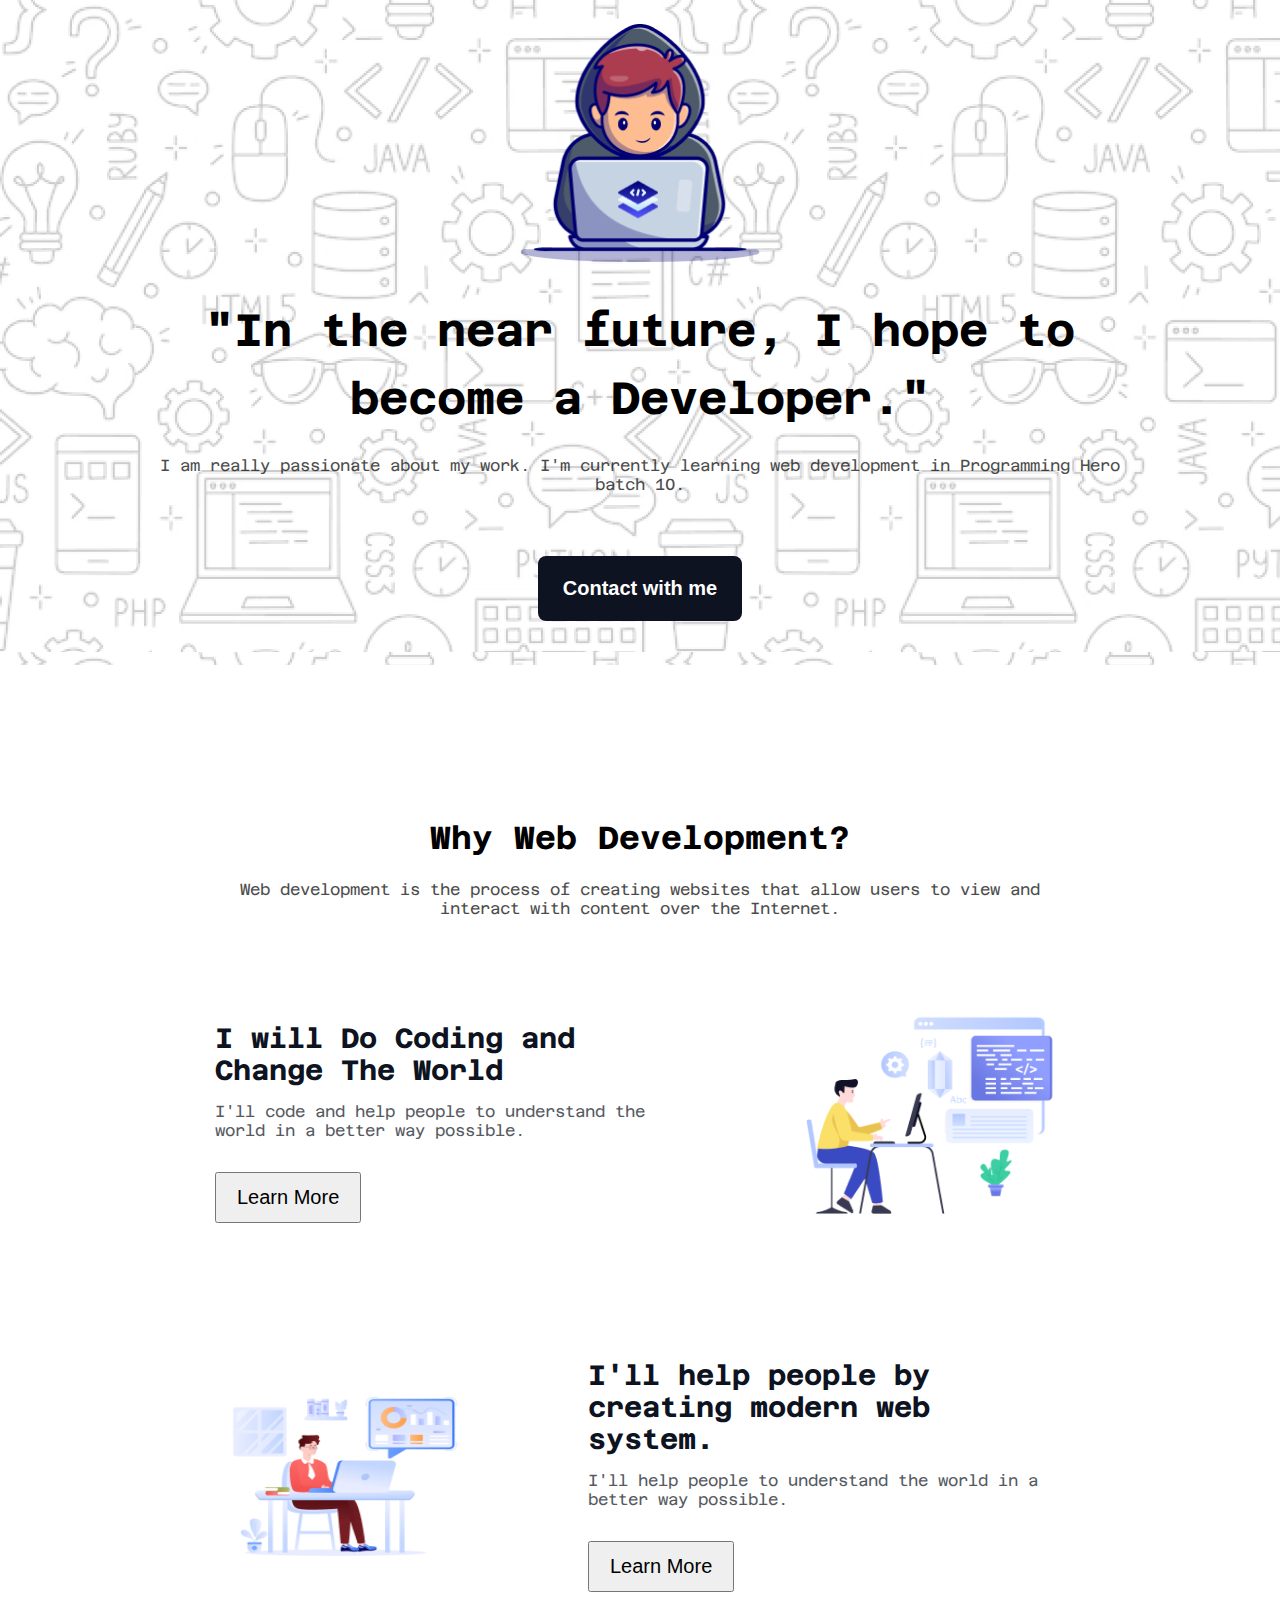
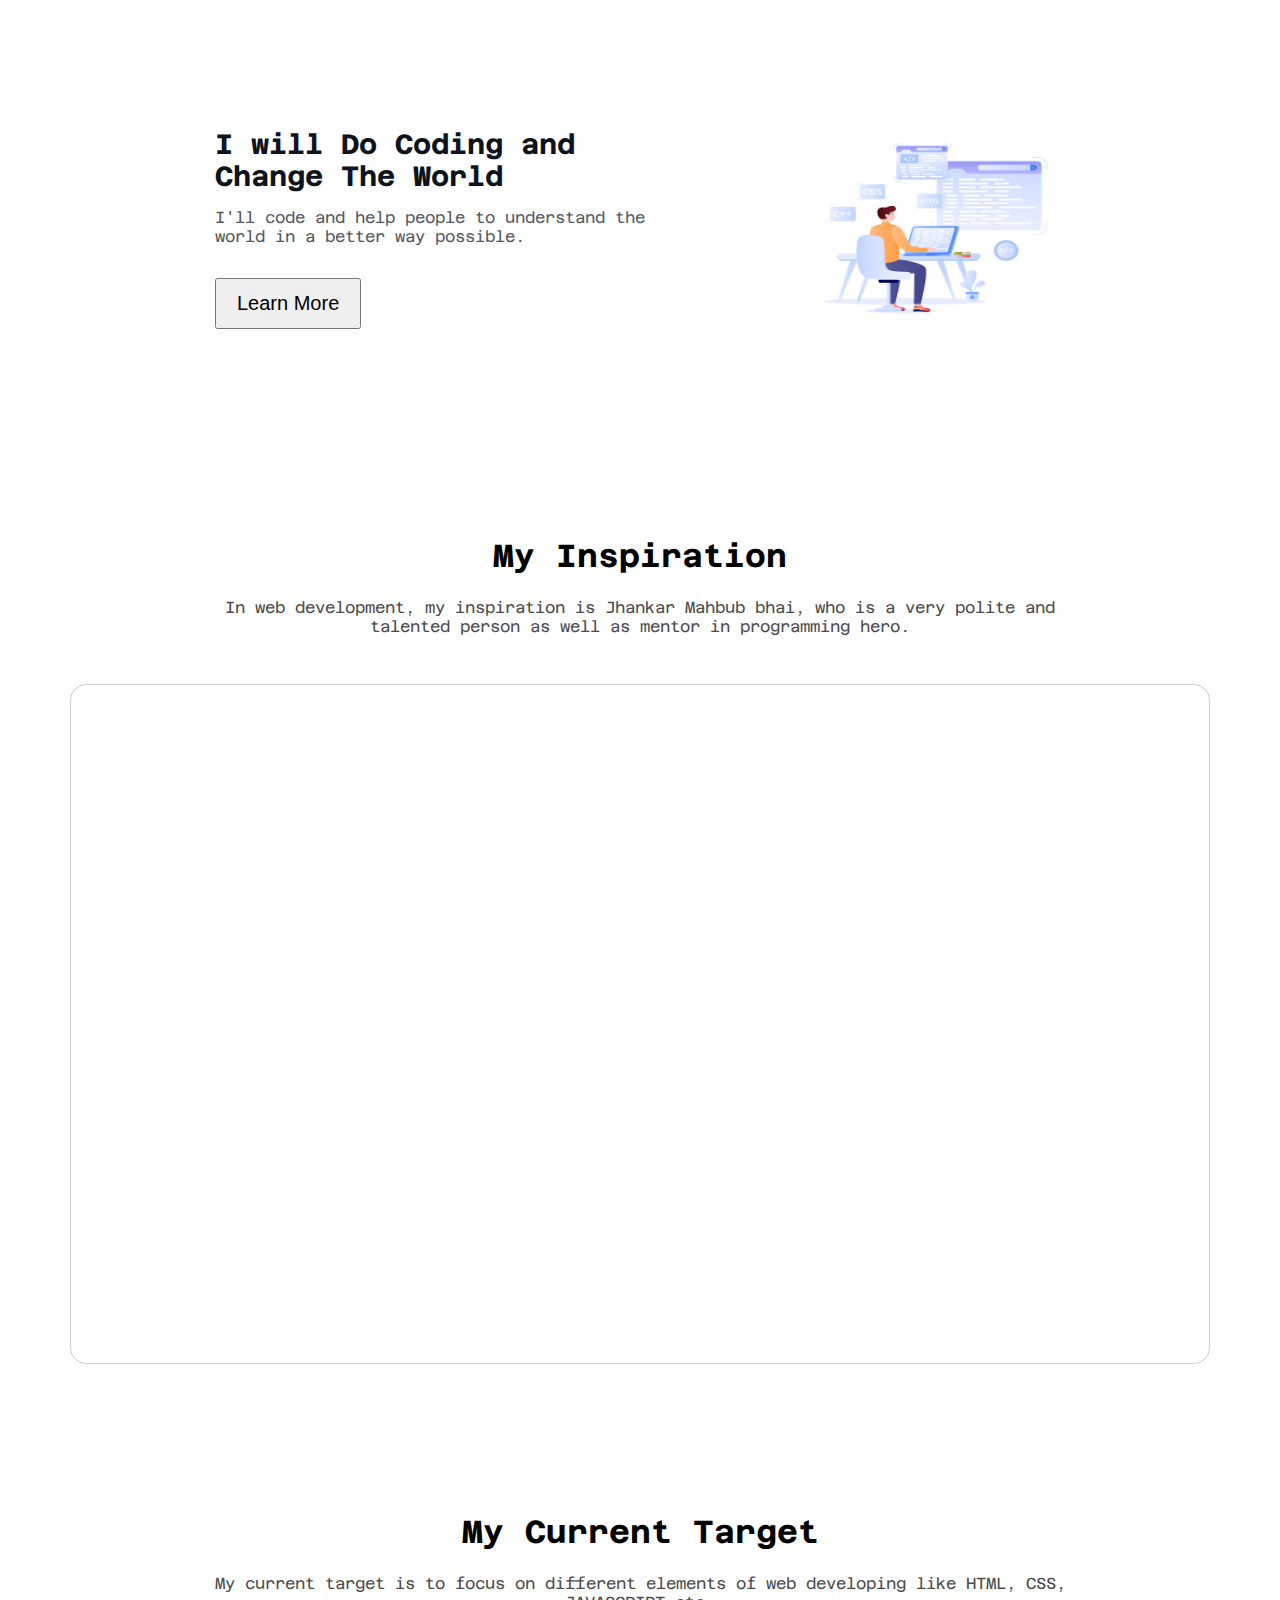
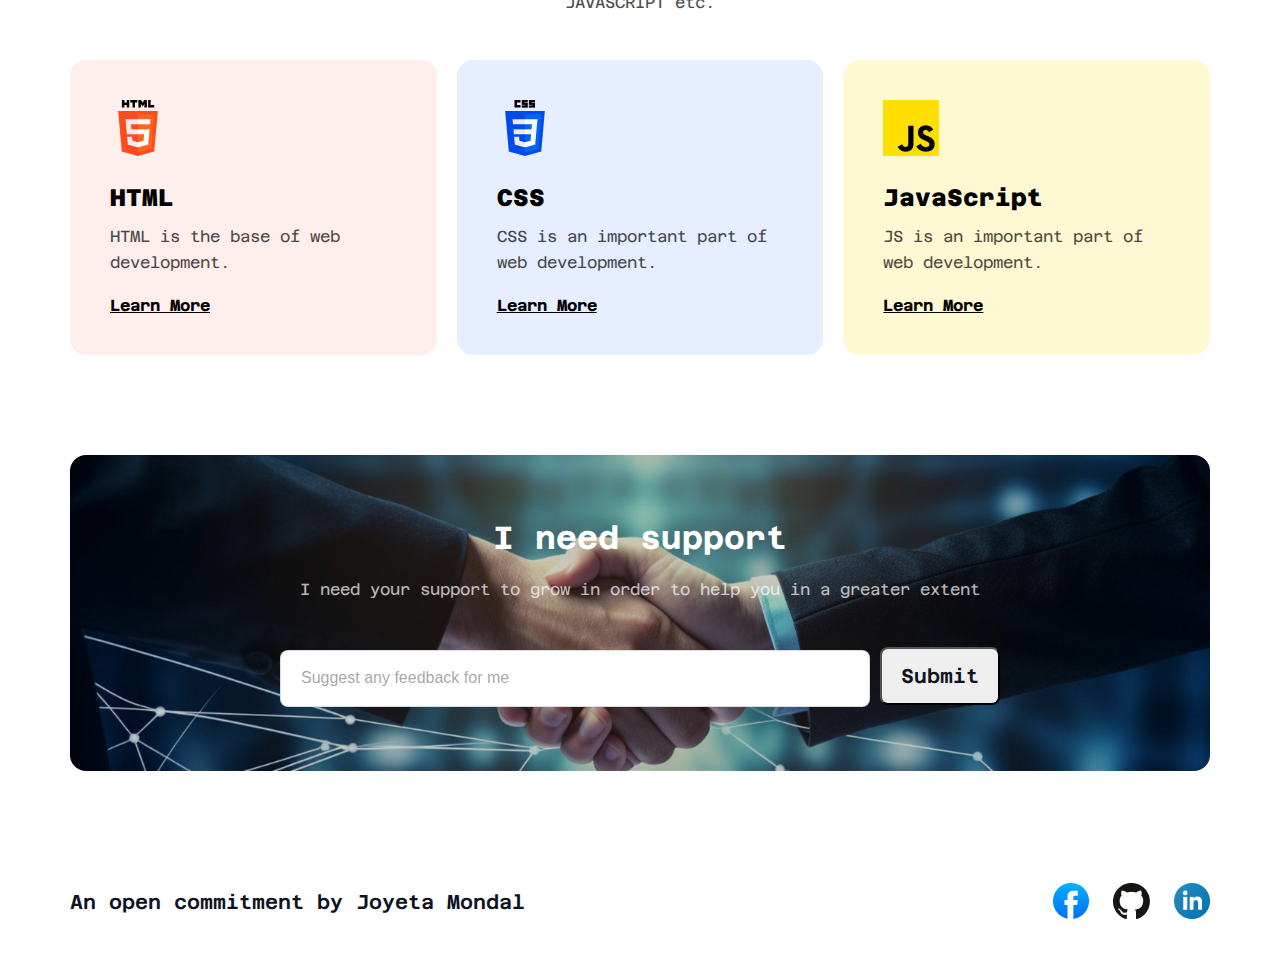
<file: index.html>
<!DOCTYPE html>
<html lang="en">
<head>
    <meta charset="UTF-8">
    <meta name="viewport" content="width=device-width, initial-scale=1.0">
    <title>Joyeta's Portfolio</title>
    <link rel="preconnect" href="https://fonts.googleapis.com">
    <link rel="preconnect" href="https://fonts.gstatic.com" crossorigin>
    <link href="https://fonts.googleapis.com/css2?family=Azeret+Mono:ital,wght@0,100..900;1,100..900&display=swap" rel="stylesheet">
    <link rel="stylesheet" href="styles/style.css">
</head>
<body class="azeret-mono-normal">
    <header >
        <section class="hero">
            <div class="container">
                <div class="container-item">
                    <div class="header-img">
                        <img src="assets/Group.png" alt="group_image">
                    </div>
                    <div class="banner-description">
                        <div class="banner">
                            <h1 class="heading common des">"In the near future, I hope to become a Developer."</h1>
                            <p class="para common des c-p">I am really passionate about my work. I'm currently learning web development in Programming Hero batch 10.</p>
                        </div>
                        <a href="#support"><button class="btn-primary">Contact with me</button></a>
                    </div>
                </div>
            </div>
        </section>
    </header>
    <main>
        <section class="main">
            <div class="container1">
                <div class="main-des">
                    <h1 class="c1-h">Why Web Development?</h1>
                    <p class="c1-p c-p">Web development is the process of creating websites that allow users to view and interact with content over the Internet.</p>
                </div>
                <div class="ads">
                    <div class="texts">
                        <h3 class="head-ad">I will Do Coding and Change The World</h3>
                        <p class="para-ad c-p">I'll code and help people to understand the world in a better way possible.</p>
                        <a href=""><button class="btn-ad">Learn More</button></a>
                    </div>
                    <div class="img-ad">
                        <img src="assets/Layer_1.png" alt="layer-1">
                    </div>
                </div>
                <div class="ads">
                    <div class="img-ad">
                        <img src="assets/Group 3.png" alt="layer-1">
                    </div>
                    <div class="texts">
                        <h3 class="head-ad">I'll help people by creating modern web system.</h3>
                        <p class="para-ad c-p">I'll help people to understand the world in a better way possible.</p>
                        <a href=""><button class="btn-ad">Learn More</button></a>
                    </div>
                </div>
                <div class="ads last">
                    <div class="texts">
                        <h3 class="head-ad">I will Do Coding and Change The World</h3>
                        <p class="para-ad c-p">I'll code and help people to understand the world in a better way possible.</p>
                        <a href=""><button class="btn-ad">Learn More</button></a>
                    </div>
                    <div class="img-ad">
                        <img src="assets/Group 4.png" alt="layer-1">
                    </div>
                </div>
            </div>
        </section>
        <section id="inspiration">
            <div class="container1">
                <div class="main-des inspi">
                    <h1 class="c1-h"> My Inspiration</h1>
                    <p class="c1-p c-p">In web development, my inspiration is Jhankar Mahbub bhai, who is a very polite and talented person as well as mentor in programming hero.</p>
                </div>
                <div class="yt">
                    <iframe width="1140" height="614" src="https://www.youtube.com/embed/vJWzH_2F64g?si=wTo8NysKcWhEXzwd" title="YouTube video player" frameborder="0" allow="accelerometer; autoplay; clipboard-write; encrypted-media; gyroscope; picture-in-picture; web-share" referrerpolicy="strict-origin-when-cross-origin" allowfullscreen>Create a virtual mouse using 35 lines of python with Jhankar Mahbub</iframe>
                </div>
            </div>
        </section>
        <section id="target">
            <div class="container2">
                <div class="main-des">
                    <h1 class="c1-h">My Current Target</h1>
                    <p class="c1-p c-p">My current target is to focus on different elements of web developing like HTML, CSS, JAVASCRIPT etc.</p>
                </div>
                <div class="card-box">
                    <div class="card-1 cc common2">
                        <div class="card1 card-img">
                            <img class="card" src="assets/html.png" alt="html_icon">
                        </div>
                        <h4 class="card-h4">HTML</h4>
                        <p class="card-p c-p" style="font-size: 16px; font-weight: normal;">HTML is the base of web development.</p>
                        <a style="display: inline-block; padding-top: 20px; color:black;" href="https://www.w3schools.com/html/" target="_blank" >Learn More</a>
                    </div>
                    <div class="card-2 cc common2">
                        <div class="card2 card-img">
                            <img class="card" src="assets/css.png" alt="html_icon">
                        </div>
                        <h4 class="card-h4">CSS</h4>
                        <p class="card-p c-p" style="font-size: 16px; font-weight: normal;">CSS is an important part of web development.</p>
                        <a style="display: inline-block; padding-top: 20px; color:black; cursor:pointer;" href="https://www.w3schools.com/css/default.asp" target="_blank">Learn More</a> 
                    </div>
                    <div class="card-3 cc common2">
                        <div class="card3 card-img">
                            <img class="card" src="assets/js.png" alt="html_icon">
                        </div>
                        <h4 class="card-h4">JavaScript</h4>
                        <p class="card-p c-p" style="font-size: 16px; font-weight: normal;">JS is an important part of web development.</p>
                        <a style="display: inline-block; padding-top: 20px; color:black;" href="https://www.w3schools.com/js/default.asp" target="_blank">Learn More</a>
                    </div>
                </div>
    </div>
        </section>
        <section id="support">
            <div class="sup-container">
                <h1 class="c1-h s-h">I need support</h1>
            <p class="c1-p s-h c-p">I need your support to grow in order to help you in a greater extent</p>
            <form action="">
                <input class="sup-text" type="text" placeholder="Suggest any feedback for me">
                <input class="s-submit" type="submit" value="Submit" placeholder="Submit">
            </form>
            </div>
        </section>
    </main>
    <footer>
        <section id="footer">
            <div class="footer-p">
                <p>An open commitment by Joyeta Mondal</p>
            </div>
            <div class="icon">
                <div>
                   <a href="https://www.facebook.com/" target="_blank">
                    <img src="assets/facebook.png" alt="facebook">
                   </a>
                </div>
                <div>
                    <a href="https://github.com/Joyeta-Mondal" target="_blank">
                        <img src="assets/github.png" alt="github">
                    </a>
                </div>
                <div>
                    <a href="https://www.linkedin.com/in/joyeta-mondal-kotha-b1854623b/" target="_blank">
                        <img src="assets/linkedin-icon 1.png" alt="linkedin">
                    </a>
                </div>
            </div>
        </section>
    </footer>
</body>
</html>
</file>
<file: styles/style.css>
*{
    margin: 0;
}
.azeret-mono-normal {
  font-family: "Azeret Mono", monospace;
  font-optical-sizing: auto;
  font-weight:bolder;
  font-style: normal;
}
.c-p{
    opacity: 0.7;
}
 .header-img{
    margin: 0 auto 32px;
    padding-top: 24px;
    width: 240px;
    height: 240px;
 }
 .header-img img{
    width: 100%;
 }
.des{
    width: auto;
    align-items: center;
}
.container{
    background-image: url('../assets/Hero-bg.png');    
    text-align: center;
    margin-bottom: 74px;
}
.container-item{
    width: 998px;
    margin: 0 auto;
}
.heading{
    font-size: 45px;
    line-height: 68px;
    margin-bottom: 24px;
}
.para{
    margin-bottom: 32px;
    font-size: 16px;
    font-weight: 400;
}
.btn-primary{
    background-color: #0D1321;
    margin-top: 30px;
    margin-bottom: 44px;
    color: #ffffff;
    font-weight:700;
    font-size: 20px;
    padding: 21px 25px;
    border-radius: 8px;
    border: none;
    cursor: pointer;
}
/* main section */
.container1{
    width: 1140px;
    margin: 0 auto;
}
.main{
    padding-top: 80px;
    padding-bottom: 80px;
    margin: 0 auto;
}
.main-des{
    text-align: center;

}
.c1-h{
    font-size: 32px;
    margin: 0 144px 24px 144px;
}
.c1-p{
    font-size: 16px;
    font-weight:400;
    margin: 0 144px 48px 144px;
}
.ads{
    padding: 48px 145px;
    margin-bottom: 32px;
    display: flex;
    align-items: center;
    justify-content: space-between;
}
.texts{
    color: #0D1321;
    width: 477px;
}
.head-ad{
    font-size: 28px;
    font-weight: bold;
    padding-bottom: 16px
}
.para-ad{
    font-size: 16px;
    font-weight: normal;
    padding-bottom: 32px;
}
.img-ad{
   width: 260px;
   height: 217px;
}
.img-ad img{
    width: 100%;
    height: 100%;
}
.btn-ad{
    font-size: 20px;
    padding: 12px 20px;
    cursor: pointer;
}
.last{
    padding-bottom: 0px;
}
#inspiration{
width: 1140px;
margin: 88px auto 149px;
}
.yt{
   display: flex;
   justify-content: center;
   padding: 32px;
border: 1px solid rgba(13, 19, 33, 0.2);
border-radius: 16px;
}
.container2{
   
    width: 1140px;
    margin: 0 auto;
}
.card-img{
    height: 56px;
    width: 56px;
    padding-bottom: 24px;
}
.card-img img{
    width: 100%;
    height: 100%;
}
.card-box{
    display: flex;
    justify-content: space-between;
    gap: 20px;
}
.card-1{
    background-color: hsl(11, 89%, 96%);
}
.card-2{
    background-color: #e6eeff;
}
.card-3{
    background-color: #fff9d3;
}
.common2{
    border-radius: 16px;
    width: 364px;
    padding: 40px;
} 
.card-h4{
font-size: 24px;
font-weight: 800;
line-height: 36px;
padding-bottom: 8px;
}
.card-p{
    font-size: 16px;
    font-weight: 400;
    line-height: 26px;
}
#support{
    background: linear-gradient(rgba(0, 0, 0, 0.2), rgba(0, 0, 0, 0.2), rgba(0, 0, 0, 0.2)), url('../assets/handshake.jpg');
    width: 1140px;
    margin: 100px auto 0;
    background-position: center;
    border-radius: 16px;
    background-size: cover;
    text-align: center;
}
.s-h{
    color: rgb(255, 255, 255);
}
.sup-container{
    padding: 64px 48px;
}
.sup-text{
    width: 548px;
    padding: 20px ;
border: 1px solid rgba(13, 19, 33, 0.15);
border-radius: 8px;
background: rgb(255, 255, 255);
}
::placeholder{
    color: rgba(13, 19, 33, 0.4);
font-size: 16px;
font-weight: 400;
line-height: 19px;
letter-spacing: 0%;
text-align: left;
}
.s-submit{
    width: 120px;
    height: 58px;
    color: rgb(13, 19, 33);
    font-family: Azeret Mono;
    font-size: 20px;
    font-weight: 600;
    line-height: 23px;
    letter-spacing: 0%;
    text-align: center;
    border-radius: 8px ;
}
#footer{
    width: 1140px ;
    margin: 80px auto 0; 
    padding: 32px;
    display: flex;
    justify-content: space-between;
    align-items: center;
}
.icon{
    display: flex;
    align-items: flex-end;
    column-gap: 24px;
}
.footer-p{
    color: rgb(13, 19, 33);
font-family: Azeret Mono;
font-size: 20px;
font-weight: 600;
line-height: 23px;
letter-spacing: 0%;
text-align: center;
}
</file>
